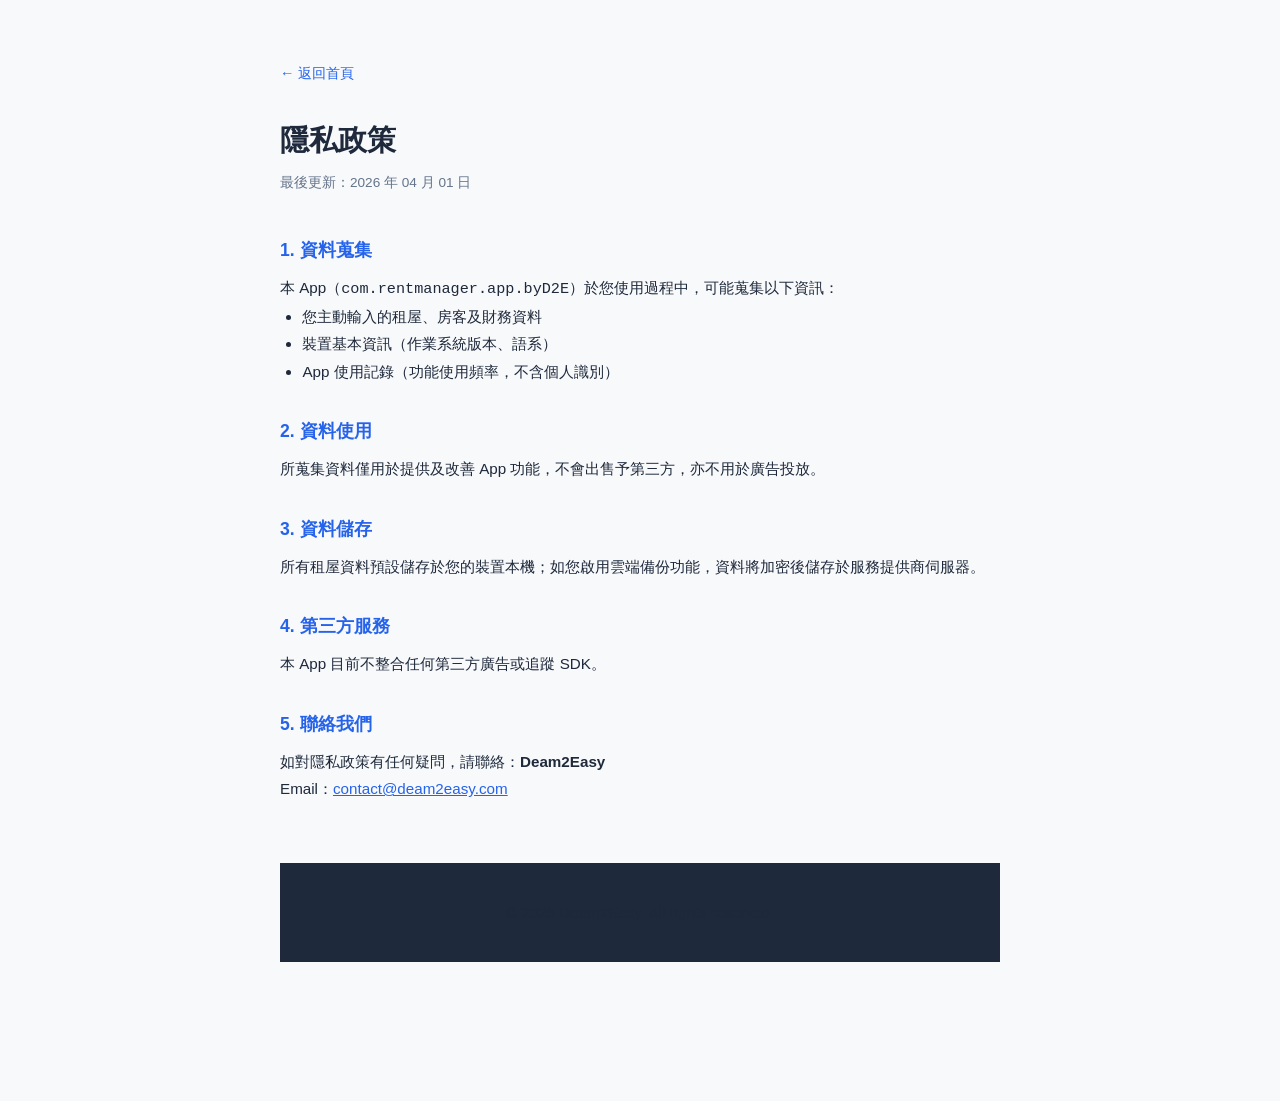
<file: privacy.html>
<!DOCTYPE html>
<html lang="zh-TW">
<head>
  <meta charset="UTF-8" />
  <meta name="viewport" content="width=device-width, initial-scale=1.0" />
  <title>隱私政策 — Deam2Easy 租屋管家</title>
  <link rel="stylesheet" href="style.css" />
  <style>
    .policy-page { max-width: 760px; margin: 60px auto; padding: 0 20px 80px; }
    .policy-page h1 { font-size: 1.8rem; margin-bottom: 8px; }
    .policy-page .meta { color: var(--text-muted); font-size: .85rem; margin-bottom: 40px; }
    .policy-page h2 { font-size: 1.1rem; font-weight: 700; margin: 32px 0 10px; color: var(--brand); }
    .policy-page p, .policy-page li { font-size: .95rem; line-height: 1.8; color: var(--text); }
    .policy-page ul { padding-left: 1.4em; }
    .policy-page a { color: var(--brand); }
    .back-link { display: inline-block; margin-bottom: 32px; color: var(--brand); text-decoration: none; font-size: .9rem; }
    .back-link:hover { text-decoration: underline; }
  </style>
</head>
<body>
<div class="policy-page">
  <a href="index.html" class="back-link">← 返回首頁</a>
  <h1>隱私政策</h1>
  <p class="meta">最後更新：2026 年 04 月 01 日</p>

  <h2>1. 資料蒐集</h2>
  <p>本 App（<code>com.rentmanager.app.byD2E</code>）於您使用過程中，可能蒐集以下資訊：</p>
  <ul>
    <li>您主動輸入的租屋、房客及財務資料</li>
    <li>裝置基本資訊（作業系統版本、語系）</li>
    <li>App 使用記錄（功能使用頻率，不含個人識別）</li>
  </ul>

  <h2>2. 資料使用</h2>
  <p>所蒐集資料僅用於提供及改善 App 功能，不會出售予第三方，亦不用於廣告投放。</p>

  <h2>3. 資料儲存</h2>
  <p>所有租屋資料預設儲存於您的裝置本機；如您啟用雲端備份功能，資料將加密後儲存於服務提供商伺服器。</p>

  <h2>4. 第三方服務</h2>
  <p>本 App 目前不整合任何第三方廣告或追蹤 SDK。</p>

  <h2>5. 聯絡我們</h2>
  <p>如對隱私政策有任何疑問，請聯絡：<strong>Deam2Easy</strong></p>

  <!-- SPEC_ISSUE: 聯絡 email 未於 PRD 中指定，請填入正式信箱後更新 -->
  <p>Email：<a href="mailto:contact@deam2easy.com">contact@deam2easy.com</a></p>

  <footer class="footer" style="margin-top:60px;">
    <div class="footer__inner">
      <p class="footer__copy">© 2026 Deam2Easy. All rights reserved.</p>
    </div>
  </footer>
</div>
</body>
</html>
</file>
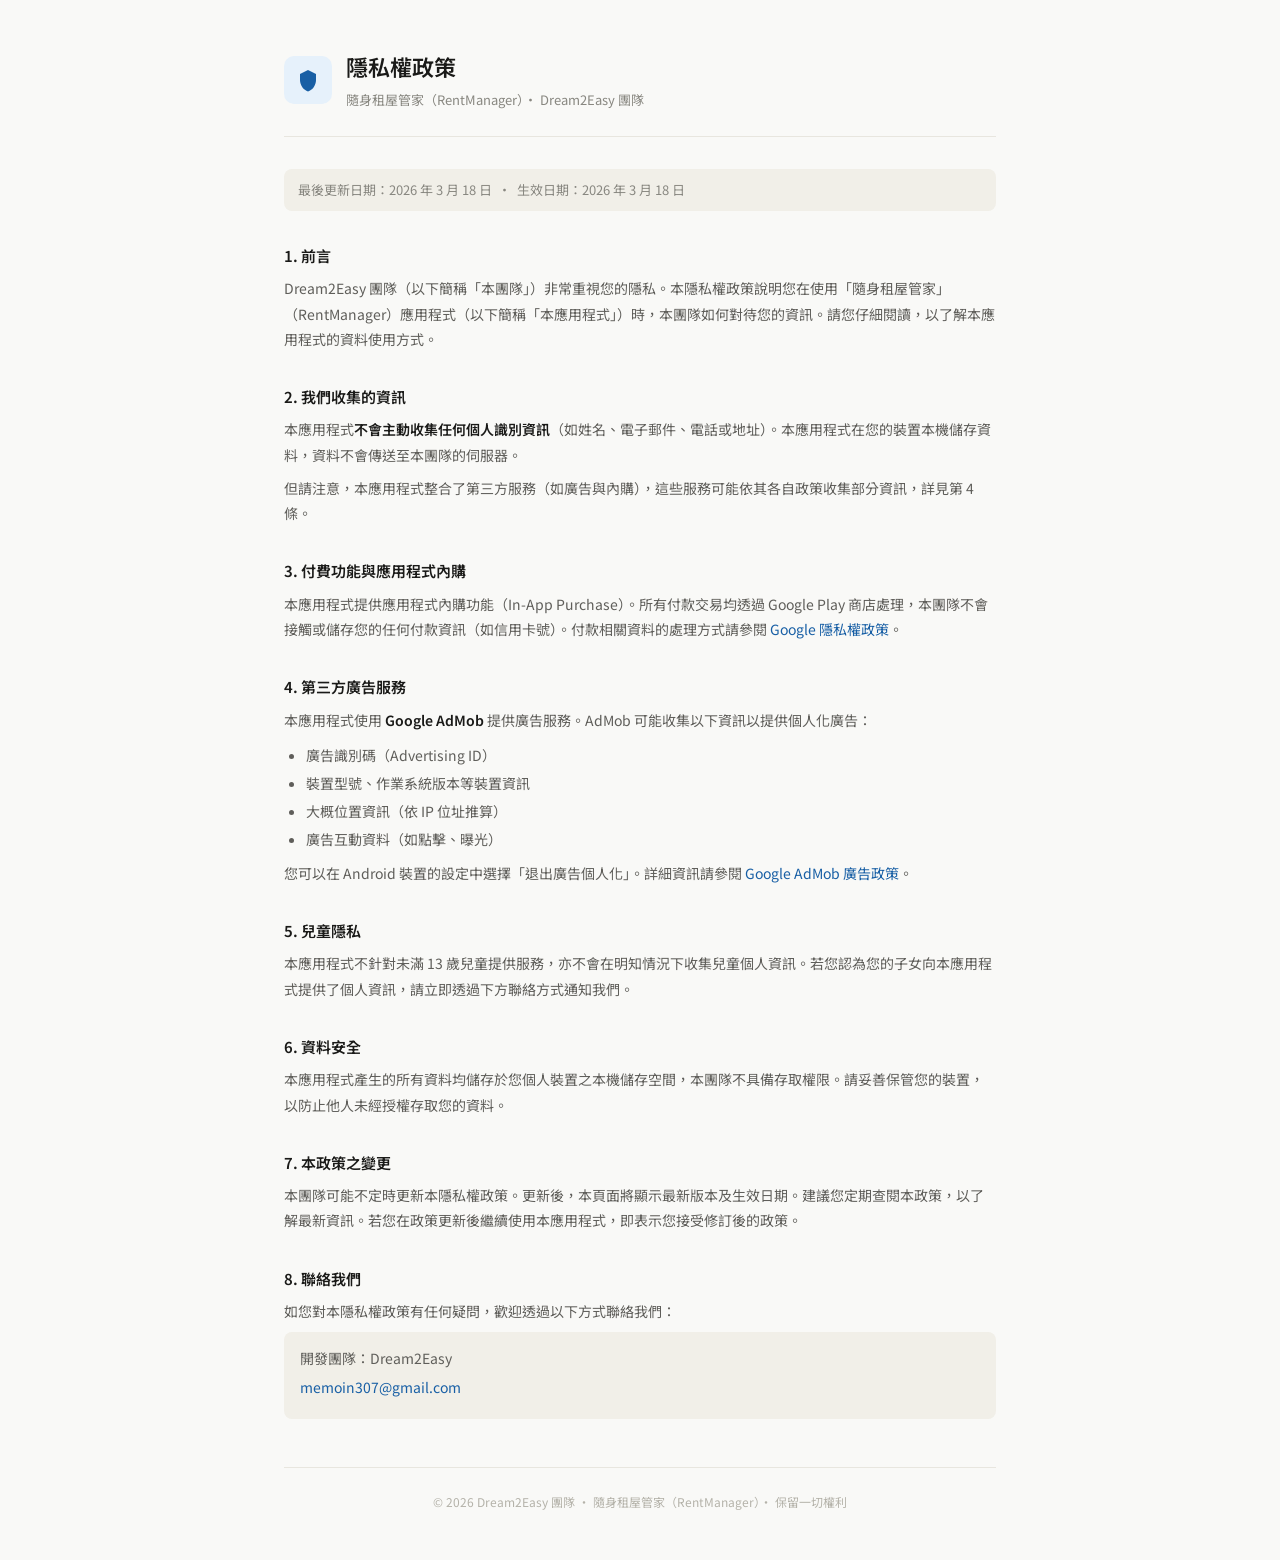
<file: privacy_policy.html>
<!DOCTYPE html>
<html lang="zh-Hant">
<head>
  <meta charset="UTF-8">
  <meta name="viewport" content="width=device-width, initial-scale=1.0">
  <title>隱私權政策 - 隨身租屋管家</title>
  <link rel="preconnect" href="https://fonts.googleapis.com">
  <link rel="preconnect" href="https://fonts.gstatic.com" crossorigin>
  <link href="https://fonts.googleapis.com/css2?family=Noto+Sans+TC&display=swap" rel="stylesheet">
  <style>
    * { box-sizing: border-box; margin: 0; padding: 0; }
    body {
      font-family: 'Noto Sans TC', -apple-system, BlinkMacSystemFont, "Segoe UI", Arial, sans-serif;
      background: #f9f9f7;
      color: #1a1a18;
      line-height: 1.7;
    }
    .container {
      max-width: 760px;
      margin: 0 auto;
      padding: 3rem 1.5rem;
    }
    header {
      display: flex;
      align-items: center;
      gap: 14px;
      margin-bottom: 2rem;
      padding-bottom: 1.5rem;
      border-bottom: 1px solid #e8e6df;
    }
    .icon {
      width: 48px;
      height: 48px;
      border-radius: 10px;
      background: #e6f1fb;
      display: flex;
      align-items: center;
      justify-content: center;
      flex-shrink: 0;
    }
    header h1 {
      font-size: 22px;
      font-weight: 600;
      color: #1a1a18;
      margin-bottom: 3px;
    }
    header p {
      font-size: 13px;
      color: #888780;
    }
    .meta {
      background: #f1efe8;
      border-radius: 8px;
      padding: 10px 14px;
      font-size: 13px;
      color: #888780;
      margin-bottom: 2rem;
    }
    section {
      margin-bottom: 2rem;
    }
    h2 {
      font-size: 15px;
      font-weight: 600;
      color: #1a1a18;
      margin-bottom: 8px;
    }
    p {
      font-size: 14px;
      line-height: 1.8;
      color: #5f5e5a;
      margin-bottom: 8px;
    }
    p:last-child { margin-bottom: 0; }
    ul {
      margin: 8px 0;
      padding-left: 1.4rem;
      font-size: 14px;
      line-height: 2;
      color: #5f5e5a;
    }
    a { color: #185fa5; text-decoration: none; }
    a:hover { text-decoration: underline; }
    strong { font-weight: 600; color: #1a1a18; }
    .contact-box {
      background: #f1efe8;
      border-radius: 8px;
      padding: 14px 16px;
      margin-top: 8px;
    }
    .contact-box p {
      font-size: 14px;
      color: #5f5e5a;
      margin-bottom: 4px;
    }
    footer {
      margin-top: 3rem;
      padding-top: 1.5rem;
      border-top: 1px solid #e8e6df;
      font-size: 12px;
      color: #b4b2a9;
      text-align: center;
    }
    @media (max-width: 600px) {
      .container { padding: 2rem 1rem; }
      header h1 { font-size: 18px; }
    }
  </style>
</head>
<body>
  <div class="container">

    <header>
      <div class="icon">
        <svg width="24" height="24" viewBox="0 0 24 24" fill="none" xmlns="http://www.w3.org/2000/svg">
          <path d="M12 2L4 6v6c0 5.25 3.5 10.14 8 11.5C16.5 22.14 20 17.25 20 12V6L12 2z" fill="#185fa5"/>
        </svg>
      </div>
      <div>
        <h1>隱私權政策</h1>
        <p>隨身租屋管家（RentManager）· Dream2Easy 團隊</p>
      </div>
    </header>

    <div class="meta">最後更新日期：2026 年 3 月 18 日 &nbsp;·&nbsp; 生效日期：2026 年 3 月 18 日</div>

    <section>
      <h2>1. 前言</h2>
      <p>Dream2Easy 團隊（以下簡稱「本團隊」）非常重視您的隱私。本隱私權政策說明您在使用「隨身租屋管家」（RentManager）應用程式（以下簡稱「本應用程式」）時，本團隊如何對待您的資訊。請您仔細閱讀，以了解本應用程式的資料使用方式。</p>
    </section>

    <section>
      <h2>2. 我們收集的資訊</h2>
      <p>本應用程式<strong>不會主動收集任何個人識別資訊</strong>（如姓名、電子郵件、電話或地址）。本應用程式在您的裝置本機儲存資料，資料不會傳送至本團隊的伺服器。</p>
      <p>但請注意，本應用程式整合了第三方服務（如廣告與內購），這些服務可能依其各自政策收集部分資訊，詳見第 4 條。</p>
    </section>

    <section>
      <h2>3. 付費功能與應用程式內購</h2>
      <p>本應用程式提供應用程式內購功能（In-App Purchase）。所有付款交易均透過 Google Play 商店處理，本團隊不會接觸或儲存您的任何付款資訊（如信用卡號）。付款相關資料的處理方式請參閱 <a href="https://policies.google.com/privacy" target="_blank" rel="noopener">Google 隱私權政策</a>。</p>
    </section>

    <section>
      <h2>4. 第三方廣告服務</h2>
      <p>本應用程式使用 <strong>Google AdMob</strong> 提供廣告服務。AdMob 可能收集以下資訊以提供個人化廣告：</p>
      <ul>
        <li>廣告識別碼（Advertising ID）</li>
        <li>裝置型號、作業系統版本等裝置資訊</li>
        <li>大概位置資訊（依 IP 位址推算）</li>
        <li>廣告互動資料（如點擊、曝光）</li>
      </ul>
      <p>您可以在 Android 裝置的設定中選擇「退出廣告個人化」。詳細資訊請參閱 <a href="https://policies.google.com/technologies/ads" target="_blank" rel="noopener">Google AdMob 廣告政策</a>。</p>
    </section>

    <section>
      <h2>5. 兒童隱私</h2>
      <p>本應用程式不針對未滿 13 歲兒童提供服務，亦不會在明知情況下收集兒童個人資訊。若您認為您的子女向本應用程式提供了個人資訊，請立即透過下方聯絡方式通知我們。</p>
    </section>

    <section>
      <h2>6. 資料安全</h2>
      <p>本應用程式產生的所有資料均儲存於您個人裝置之本機儲存空間，本團隊不具備存取權限。請妥善保管您的裝置，以防止他人未經授權存取您的資料。</p>
    </section>

    <section>
      <h2>7. 本政策之變更</h2>
      <p>本團隊可能不定時更新本隱私權政策。更新後，本頁面將顯示最新版本及生效日期。建議您定期查閱本政策，以了解最新資訊。若您在政策更新後繼續使用本應用程式，即表示您接受修訂後的政策。</p>
    </section>

    <section>
      <h2>8. 聯絡我們</h2>
      <p>如您對本隱私權政策有任何疑問，歡迎透過以下方式聯絡我們：</p>
      <div class="contact-box">
        <p>開發團隊：Dream2Easy</p>
        <p><a href="mailto:memoin307@gmail.com">memoin307@gmail.com</a></p>
      </div>
    </section>

    <footer>
      &copy; 2026 Dream2Easy 團隊 · 隨身租屋管家（RentManager）· 保留一切權利
    </footer>

  </div>
</body>
</html>
</file>
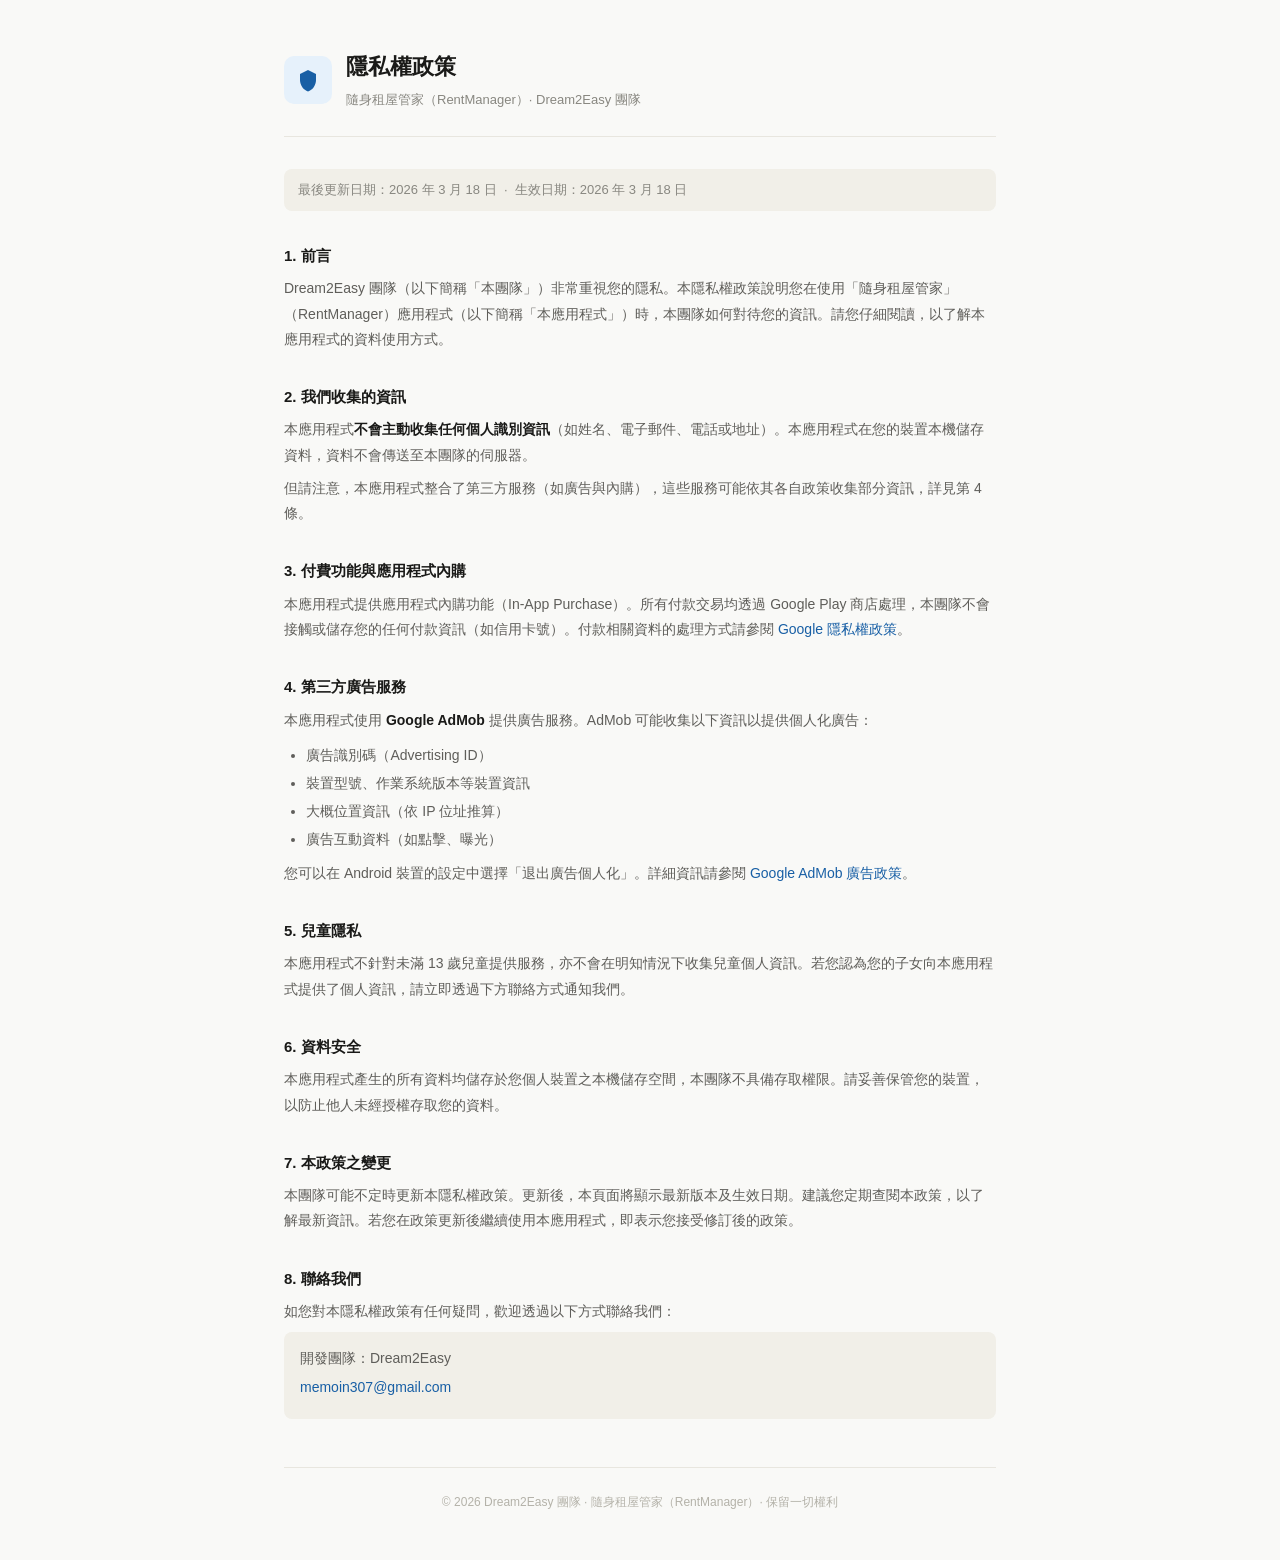
<file: RentManager_HomePage/privacy_policy.html>
<!DOCTYPE html>
<html lang="zh-Hant">
<head>
  <meta charset="UTF-8">
  <meta name="viewport" content="width=device-width, initial-scale=1.0">
  <title>隱私權政策 - 隨身租屋管家</title>
  <style>
    * { box-sizing: border-box; margin: 0; padding: 0; }
    body {
      font-family: -apple-system, BlinkMacSystemFont, "Segoe UI", "Helvetica Neue", Arial, sans-serif;
      background: #f9f9f7;
      color: #1a1a18;
      line-height: 1.7;
    }
    .container {
      max-width: 760px;
      margin: 0 auto;
      padding: 3rem 1.5rem;
    }
    header {
      display: flex;
      align-items: center;
      gap: 14px;
      margin-bottom: 2rem;
      padding-bottom: 1.5rem;
      border-bottom: 1px solid #e8e6df;
    }
    .icon {
      width: 48px;
      height: 48px;
      border-radius: 10px;
      background: #e6f1fb;
      display: flex;
      align-items: center;
      justify-content: center;
      flex-shrink: 0;
    }
    header h1 {
      font-size: 22px;
      font-weight: 600;
      color: #1a1a18;
      margin-bottom: 3px;
    }
    header p {
      font-size: 13px;
      color: #888780;
    }
    .meta {
      background: #f1efe8;
      border-radius: 8px;
      padding: 10px 14px;
      font-size: 13px;
      color: #888780;
      margin-bottom: 2rem;
    }
    section {
      margin-bottom: 2rem;
    }
    h2 {
      font-size: 15px;
      font-weight: 600;
      color: #1a1a18;
      margin-bottom: 8px;
    }
    p {
      font-size: 14px;
      line-height: 1.8;
      color: #5f5e5a;
      margin-bottom: 8px;
    }
    p:last-child { margin-bottom: 0; }
    ul {
      margin: 8px 0;
      padding-left: 1.4rem;
      font-size: 14px;
      line-height: 2;
      color: #5f5e5a;
    }
    a { color: #185fa5; text-decoration: none; }
    a:hover { text-decoration: underline; }
    strong { font-weight: 600; color: #1a1a18; }
    .contact-box {
      background: #f1efe8;
      border-radius: 8px;
      padding: 14px 16px;
      margin-top: 8px;
    }
    .contact-box p {
      font-size: 14px;
      color: #5f5e5a;
      margin-bottom: 4px;
    }
    footer {
      margin-top: 3rem;
      padding-top: 1.5rem;
      border-top: 1px solid #e8e6df;
      font-size: 12px;
      color: #b4b2a9;
      text-align: center;
    }
    @media (max-width: 600px) {
      .container { padding: 2rem 1rem; }
      header h1 { font-size: 18px; }
    }
  </style>
</head>
<body>
  <div class="container">

    <header>
      <div class="icon">
        <svg width="24" height="24" viewBox="0 0 24 24" fill="none" xmlns="http://www.w3.org/2000/svg">
          <path d="M12 2L4 6v6c0 5.25 3.5 10.14 8 11.5C16.5 22.14 20 17.25 20 12V6L12 2z" fill="#185fa5"/>
        </svg>
      </div>
      <div>
        <h1>隱私權政策</h1>
        <p>隨身租屋管家（RentManager）· Dream2Easy 團隊</p>
      </div>
    </header>

    <div class="meta">最後更新日期：2026 年 3 月 18 日 &nbsp;·&nbsp; 生效日期：2026 年 3 月 18 日</div>

    <section>
      <h2>1. 前言</h2>
      <p>Dream2Easy 團隊（以下簡稱「本團隊」）非常重視您的隱私。本隱私權政策說明您在使用「隨身租屋管家」（RentManager）應用程式（以下簡稱「本應用程式」）時，本團隊如何對待您的資訊。請您仔細閱讀，以了解本應用程式的資料使用方式。</p>
    </section>

    <section>
      <h2>2. 我們收集的資訊</h2>
      <p>本應用程式<strong>不會主動收集任何個人識別資訊</strong>（如姓名、電子郵件、電話或地址）。本應用程式在您的裝置本機儲存資料，資料不會傳送至本團隊的伺服器。</p>
      <p>但請注意，本應用程式整合了第三方服務（如廣告與內購），這些服務可能依其各自政策收集部分資訊，詳見第 4 條。</p>
    </section>

    <section>
      <h2>3. 付費功能與應用程式內購</h2>
      <p>本應用程式提供應用程式內購功能（In-App Purchase）。所有付款交易均透過 Google Play 商店處理，本團隊不會接觸或儲存您的任何付款資訊（如信用卡號）。付款相關資料的處理方式請參閱 <a href="https://policies.google.com/privacy" target="_blank" rel="noopener">Google 隱私權政策</a>。</p>
    </section>

    <section>
      <h2>4. 第三方廣告服務</h2>
      <p>本應用程式使用 <strong>Google AdMob</strong> 提供廣告服務。AdMob 可能收集以下資訊以提供個人化廣告：</p>
      <ul>
        <li>廣告識別碼（Advertising ID）</li>
        <li>裝置型號、作業系統版本等裝置資訊</li>
        <li>大概位置資訊（依 IP 位址推算）</li>
        <li>廣告互動資料（如點擊、曝光）</li>
      </ul>
      <p>您可以在 Android 裝置的設定中選擇「退出廣告個人化」。詳細資訊請參閱 <a href="https://policies.google.com/technologies/ads" target="_blank" rel="noopener">Google AdMob 廣告政策</a>。</p>
    </section>

    <section>
      <h2>5. 兒童隱私</h2>
      <p>本應用程式不針對未滿 13 歲兒童提供服務，亦不會在明知情況下收集兒童個人資訊。若您認為您的子女向本應用程式提供了個人資訊，請立即透過下方聯絡方式通知我們。</p>
    </section>

    <section>
      <h2>6. 資料安全</h2>
      <p>本應用程式產生的所有資料均儲存於您個人裝置之本機儲存空間，本團隊不具備存取權限。請妥善保管您的裝置，以防止他人未經授權存取您的資料。</p>
    </section>

    <section>
      <h2>7. 本政策之變更</h2>
      <p>本團隊可能不定時更新本隱私權政策。更新後，本頁面將顯示最新版本及生效日期。建議您定期查閱本政策，以了解最新資訊。若您在政策更新後繼續使用本應用程式，即表示您接受修訂後的政策。</p>
    </section>

    <section>
      <h2>8. 聯絡我們</h2>
      <p>如您對本隱私權政策有任何疑問，歡迎透過以下方式聯絡我們：</p>
      <div class="contact-box">
        <p>開發團隊：Dream2Easy</p>
        <p><a href="mailto:memoin307@gmail.com">memoin307@gmail.com</a></p>
      </div>
    </section>

    <footer>
      &copy; 2026 Dream2Easy 團隊 · 隨身租屋管家（RentManager）· 保留一切權利
    </footer>

  </div>
</body>
</html>
</file>
<file: style.css>
/* ============================================================
   Reset & Base
   ============================================================ */
*, *::before, *::after { box-sizing: border-box; margin: 0; padding: 0; }

:root {
  --brand:        #2563eb;
  --brand-dark:   #1d4ed8;
  --brand-light:  #eff6ff;
  --accent:       #10b981;
  --text:         #1e293b;
  --text-muted:   #64748b;
  --bg:           #f8f9fb;
  --card-bg:      #ffffff;
  --radius:       16px;
  --shadow:       0 4px 24px rgba(0,0,0,.08);
  --transition:   .2s ease;
}

html { scroll-behavior: smooth; }

body {
  font-family: -apple-system, BlinkMacSystemFont, "Segoe UI", "PingFang TC",
               "Noto Sans TC", sans-serif;
  color: var(--text);
  background: var(--bg);
  line-height: 1.6;
}

.container {
  width: 100%;
  max-width: 1100px;
  margin: 0 auto;
  padding: 0 20px;
}

/* ============================================================
   HERO
   ============================================================ */
.hero {
  background: linear-gradient(135deg, var(--brand) 0%, #1e40af 100%);
  color: #fff;
  padding: 72px 0 0;
  position: relative;
  overflow: hidden;
}

.hero__inner {
  display: flex;
  flex-direction: column;
  align-items: center;
  gap: 48px;
  padding-bottom: 64px;
}

.hero__text {
  text-align: center;
  max-width: 560px;
}

.hero__eyebrow {
  font-size: .85rem;
  font-weight: 600;
  letter-spacing: .12em;
  text-transform: uppercase;
  opacity: .8;
  margin-bottom: 12px;
}

.hero__title {
  font-size: clamp(2.2rem, 6vw, 3.2rem);
  font-weight: 800;
  line-height: 1.15;
  margin-bottom: 20px;
}

.hero__title span { color: #93c5fd; }

.hero__slogan {
  font-size: clamp(1rem, 3vw, 1.2rem);
  opacity: .9;
  margin-bottom: 36px;
  line-height: 1.7;
}

.download-btns {
  display: flex;
  flex-wrap: wrap;
  gap: 6px;
  align-items: center;
  justify-content: center;
}

.btn-download { display: inline-block; }

.gplay-badge {
  height: 60px;
  border-radius: 8px;
  transition: transform var(--transition), opacity var(--transition);
}
.gplay-badge:hover { transform: scale(1.04); opacity: .9; }

.appstore-badge {
  height: 52px;
  width: 185px;
  border-radius: 8px;
  transition: transform var(--transition), opacity var(--transition);
}
.appstore-badge:hover { transform: scale(1.04); opacity: .9; }

.hero__wave {
  display: block;
  line-height: 0;
}
.hero__wave svg { width: 100%; display: block; }

/* Phone Mockup */
.phone-mockup {
  width: 180px;
  background: #1e293b;
  border-radius: 28px;
  padding: 10px;
  box-shadow: 0 20px 60px rgba(0,0,0,.4);
  flex-shrink: 0;
}

.phone-mockup--hero { width: 200px; }

.phone-mockup__screen {
  background: #f1f5f9;
  border-radius: 20px;
  overflow: hidden;
  min-height: 340px;
}

/* Mock App UI (inside phone) */
.mock-app-ui { font-size: .72rem; color: #1e293b; }

.mock-topbar {
  background: var(--brand);
  color: #fff;
  padding: 10px 12px;
  font-weight: 700;
  font-size: .8rem;
}

.mock-card {
  background: #fff;
  margin: 10px 10px 6px;
  border-radius: 10px;
  padding: 12px;
  display: flex;
  flex-direction: column;
  gap: 4px;
  box-shadow: 0 2px 8px rgba(0,0,0,.06);
}

.mock-label { font-size: .65rem; color: #64748b; }
.mock-amount { font-size: 1.3rem; font-weight: 800; color: var(--brand); }

.mock-row {
  display: flex;
  align-items: center;
  gap: 8px;
  padding: 7px 12px;
  font-size: .7rem;
  border-bottom: 1px solid #f1f5f9;
}

.dot {
  width: 8px; height: 8px;
  border-radius: 50%;
  flex-shrink: 0;
}
.dot--green  { background: #10b981; }
.dot--red    { background: #ef4444; }
.dot--yellow { background: #f59e0b; }

.mock-tenant-row {
  display: flex;
  align-items: center;
  gap: 8px;
  padding: 8px 12px;
  border-bottom: 1px solid #f1f5f9;
  font-size: .68rem;
}

.mock-avatar {
  width: 22px; height: 22px;
  border-radius: 50%;
  background: var(--brand-light);
  color: var(--brand);
  display: flex; align-items: center; justify-content: center;
  font-weight: 700; font-size: .65rem;
  flex-shrink: 0;
}

.mock-contract-row {
  display: flex;
  align-items: center;
  justify-content: space-between;
  padding: 8px 12px;
  border-bottom: 1px solid #f1f5f9;
  font-size: .68rem;
}

.tag {
  font-size: .6rem;
  padding: 2px 6px;
  border-radius: 20px;
  font-weight: 600;
  flex-shrink: 0;
}
.tag--green  { background: #d1fae5; color: #065f46; }
.tag--red    { background: #fee2e2; color: #991b1b; }
.tag--yellow { background: #fef3c7; color: #92400e; }

.mock-chart {
  display: flex;
  align-items: flex-end;
  gap: 6px;
  height: 90px;
  padding: 10px 12px 0;
}

.mock-bar {
  flex: 1;
  background: #bfdbfe;
  border-radius: 4px 4px 0 0;
  display: flex;
  align-items: flex-end;
  justify-content: center;
  padding-bottom: 3px;
  font-size: .55rem;
  color: #64748b;
  transition: background var(--transition);
}
.mock-bar--active { background: var(--brand); color: #fff; }
.mock-chart-label { text-align: center; font-size: .6rem; color: #64748b; padding: 4px 0 6px; }

/* ============================================================
   Section Shared
   ============================================================ */
.section-title {
  font-size: clamp(1.5rem, 4vw, 2rem);
  font-weight: 800;
  text-align: center;
  margin-bottom: 10px;
}

.section-sub {
  text-align: center;
  color: var(--text-muted);
  margin-bottom: 48px;
  font-size: .95rem;
}

/* ============================================================
   FEATURES
   ============================================================ */
.features {
  background: #f8f9fb;
  padding: 80px 0;
}

.features__grid {
  display: grid;
  grid-template-columns: 1fr;
  gap: 20px;
}

.feature-card {
  background: var(--card-bg);
  border-radius: var(--radius);
  padding: 28px 24px;
  box-shadow: var(--shadow);
  transition: transform var(--transition), box-shadow var(--transition);
}
.feature-card:hover {
  transform: translateY(-4px);
  box-shadow: 0 8px 32px rgba(0,0,0,.12);
}

.feature-card__icon {
  font-size: 2rem;
  margin-bottom: 14px;
  line-height: 1;
}

.feature-card h3 {
  font-size: 1.05rem;
  font-weight: 700;
  margin-bottom: 8px;
  color: var(--brand);
}

.feature-card p {
  font-size: .9rem;
  color: var(--text-muted);
  line-height: 1.7;
}

/* ============================================================
   SCREENSHOTS / CAROUSEL
   ============================================================ */
.screenshots {
  background: #fff;
  padding: 80px 0 60px;
  overflow: hidden;
}

.carousel {
  position: relative;
  padding-bottom: 20px;
}

.carousel__track {
  display: flex;
  gap: 24px;
  overflow-x: auto;
  scroll-snap-type: x mandatory;
  -webkit-overflow-scrolling: touch;
  padding: 16px 24px 8px;
  scrollbar-width: none;
}
.carousel__track::-webkit-scrollbar { display: none; }

/* Screenshot frame styled as phone bezel */
.screenshot-frame {
  border-radius: 24px;
  overflow: hidden;
  box-shadow: 0 12px 40px rgba(0,0,0,0.22);
  background: #000;
  border: 3px solid #1e293b;
  width: 100%;
}
.screenshot-img {
  width: 100%;
  height: auto;
  display: block;
  aspect-ratio: 9 / 16;
  object-fit: cover;
}

/* CSS mock screen (replaces screenshot-img when no real screenshot is available) */
.mock-screen {
  width: 100%;
  aspect-ratio: 9 / 16;
  background: #f1f5f9;
  overflow: hidden;
  display: flex;
  flex-direction: column;
}
.mock-screen .mock-app-ui {
  flex: 1;
  display: flex;
  flex-direction: column;
  overflow: hidden;
  font-size: .65rem;
}

/* Rent row: space-between for label + tag */
.mock-rent-row {
  display: flex;
  align-items: center;
  justify-content: space-between;
  padding: 7px 12px;
  border-bottom: 1px solid #f1f5f9;
  font-size: .68rem;
  font-weight: 500;
}

.carousel__item {
  scroll-snap-align: center;
  display: flex;
  flex-direction: column;
  align-items: center;
  gap: 16px;
  flex-shrink: 0;
  width: 200px;
}

.carousel__caption {
  font-size: .85rem;
  font-weight: 600;
  color: var(--text-muted);
}

.carousel__controls {
  display: flex;
  align-items: center;
  justify-content: center;
  gap: 16px;
  margin-top: 24px;
}

.carousel__btn {
  background: var(--brand);
  color: #fff;
  border: none;
  width: 36px; height: 36px;
  border-radius: 50%;
  font-size: 1.2rem;
  cursor: pointer;
  display: flex; align-items: center; justify-content: center;
  transition: background var(--transition);
}
.carousel__btn:hover { background: var(--brand-dark); }

.carousel__dots { display: flex; gap: 8px; }

.carousel__dot {
  width: 8px; height: 8px;
  border-radius: 50%;
  background: #cbd5e1;
  border: none;
  cursor: pointer;
  padding: 0;
  transition: background var(--transition), transform var(--transition);
}
.carousel__dot--active {
  background: var(--brand);
  transform: scale(1.3);
}

/* ============================================================
   CTA
   ============================================================ */
.cta {
  background: linear-gradient(135deg, var(--brand) 0%, #1e40af 100%);
  padding: 80px 20px;
  text-align: center;
  color: #fff;
}

.cta__inner h2 {
  font-size: clamp(1.4rem, 4vw, 2rem);
  font-weight: 800;
  margin-bottom: 12px;
}

.cta__inner p {
  opacity: .88;
  margin-bottom: 32px;
  font-size: 1rem;
}

/* ============================================================
   FOOTER
   ============================================================ */
.footer {
  background: #1e293b;
  color: #94a3b8;
  padding: 36px 20px;
  text-align: center;
}

.footer__inner {
  display: flex;
  flex-direction: column;
  align-items: center;
  gap: 14px;
}

.footer__brand {
  font-size: 1rem;
  font-weight: 700;
  color: #e2e8f0;
}

.footer__links { display: flex; gap: 24px; }

.footer__links a {
  color: #94a3b8;
  text-decoration: none;
  font-size: .875rem;
  transition: color var(--transition);
}
.footer__links a:hover { color: #e2e8f0; }

.footer__copy { font-size: .8rem; }

/* ============================================================
   RESPONSIVE — Tablet (≥ 640px)
   ============================================================ */
@media (min-width: 640px) {
  .features__grid {
    grid-template-columns: repeat(2, 1fr);
  }

  .carousel__item { width: 220px; }

  .carousel__track {
    padding: 16px 48px 8px;
  }
}

/* ============================================================
   RESPONSIVE — Desktop (≥ 900px)
   ============================================================ */
@media (min-width: 900px) {
  .hero__inner {
    flex-direction: row;
    justify-content: space-between;
    align-items: center;
    text-align: left;
    padding-bottom: 80px;
  }

  .hero__text { text-align: left; max-width: 500px; }

  .hero__slogan br { display: none; }

  .features__grid {
    grid-template-columns: repeat(3, 1fr);
  }

  /* 5th card centred in 3-col grid (matches nth-child 2,5,8…) */
  .feature-card:last-child:nth-child(3n+2) {
    grid-column: 2;
  }

  .carousel__track {
    justify-content: center;
    overflow-x: auto;
    flex-wrap: nowrap;
    gap: 32px;
    padding: 16px 60px 8px;
  }

  .carousel__item { width: 200px; }
}
</file>
